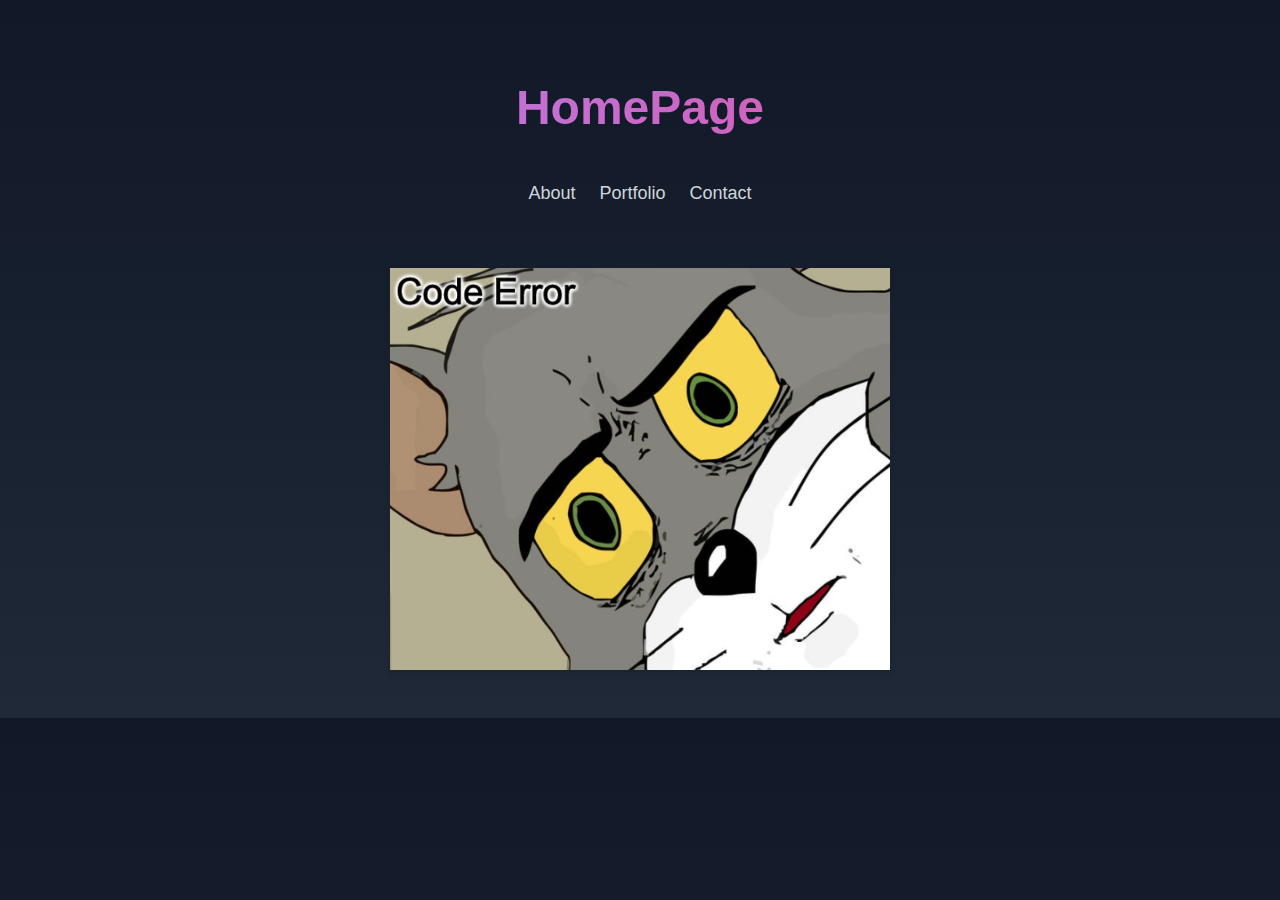
<file: index.html>
<!DOCTYPE html>
<html lang="en">
<head>
    <meta charset="UTF-8">
    <meta name="viewport" content="width=device-width, initial-scale=1.0">
    <title>HomePage</title>
<style>
body {
    font-family: 'Inter', sans-serif;
    background: linear-gradient(to bottom, #111827, #1f2937);
    color: white;
    margin: 0;
    padding: 0;
}

.container {
    max-width: 1152px;
    margin: 0 auto;
    padding: 3rem 1rem;
}

h1 {
    font-size: 3rem;
    font-weight: 800;
    text-align: center;
    margin-bottom: 3rem;
    background: linear-gradient(to right, #a78bfa, #ec4899);
    -webkit-background-clip: text;
    -webkit-text-fill-color: transparent;
}

nav {
    display: flex;
    justify-content: center;
    gap: 1.5rem;
    margin-bottom: 4rem;
}

nav a {
    font-size: 1.125rem;
    font-weight: 500;
    color: #d1d5db;
    text-decoration: none;
    transition: color 0.3s;
}

@media (min-width: 768px) {
    .grid {
        grid-template-columns: repeat(2, 1fr);
    }
}

.portrait {
    display: block;
    margin: 0 auto;
    max-width: 500px;
    height: auto;
    box-shadow: 0 4px 6px rgba(0, 0, 0, 0.1);
}
</style>
</head>

<body>
    <div class="container">
        <h1>HomePage</h1>
        <nav>
            <a href="pages/about.html">About</a>
            <a href="pages/portfolio.html">Portfolio</a>
            <a href="pages/contact.html">Contact</a>
        </nav>
        
        <section class="image">
            <img src="/Images/Xnip2025-01-21_14-29-24.jpg" alt="Meme portrait" class="portrait">
        </section>
    </div>
</body>
</html>
</file>
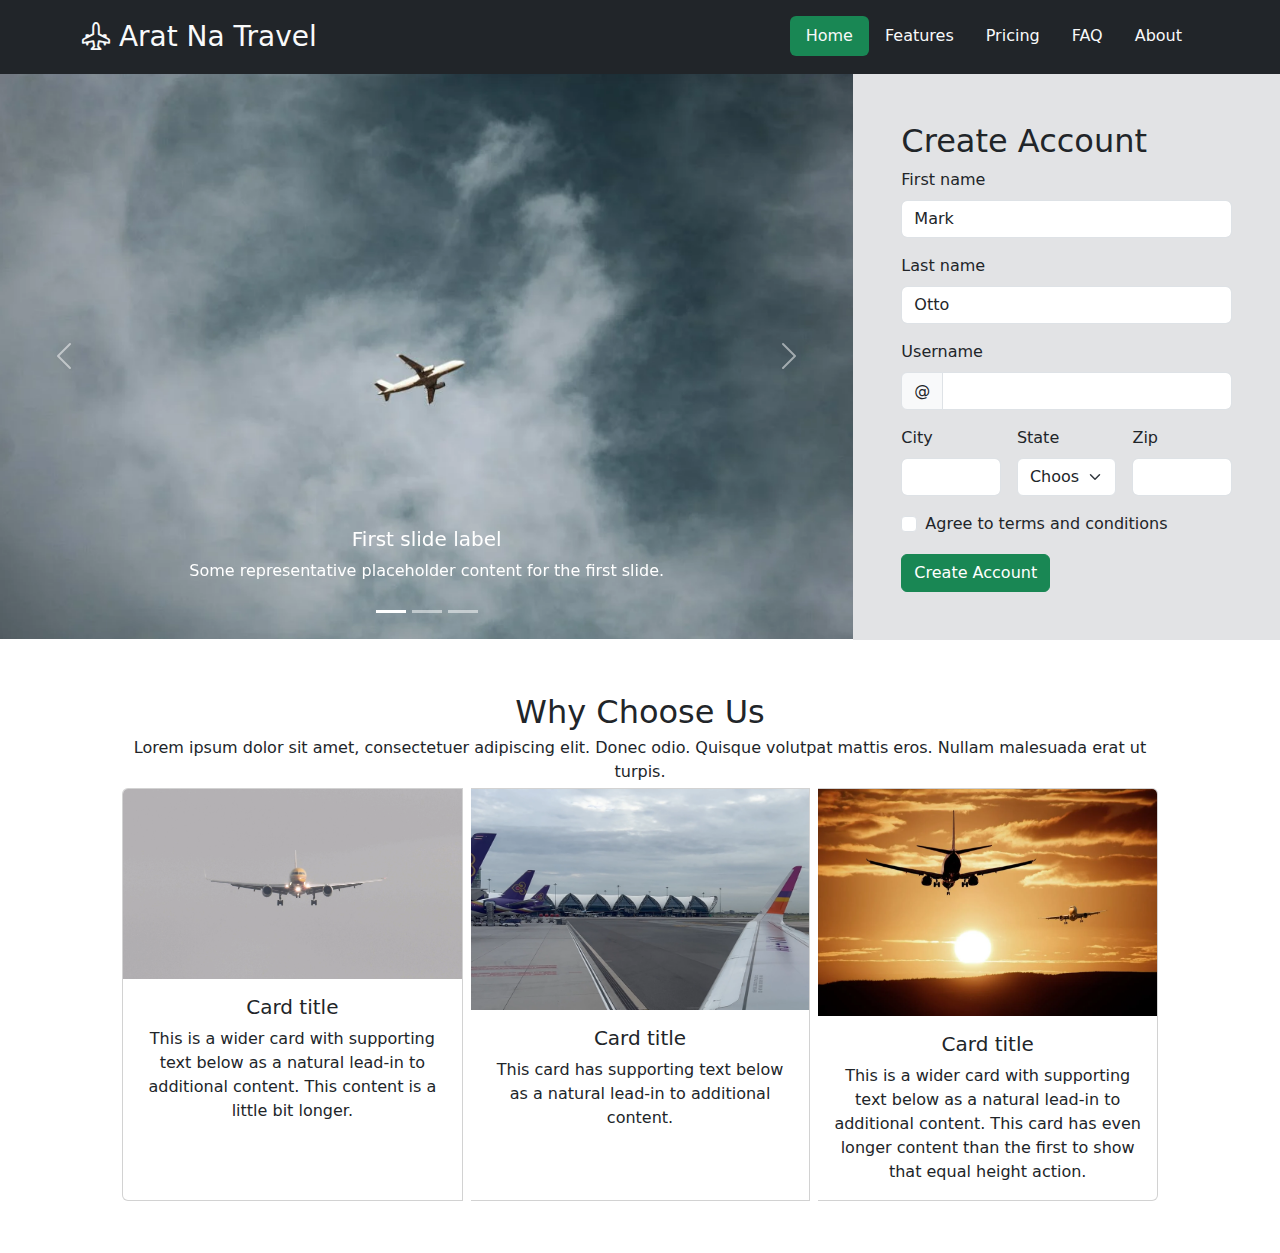
<file: awebdes-prelim-lab/index.html>
<!doctype html>
<html lang="en">
  <head>
    <meta charset="utf-8">
    <meta name="viewport" content="width=device-width, initial-scale=1">
    <title>Arat na Travel</title>
    <link href="https://cdn.jsdelivr.net/npm/bootstrap@5.3.3/dist/css/bootstrap.min.css" rel="stylesheet" integrity="sha384-QWTKZyjpPEjISv5WaRU9OFeRpok6YctnYmDr5pNlyT2bRjXh0JMhjY6hW+ALEwIH" crossorigin="anonymous">
    <link rel="stylesheet" href="https://cdn.jsdelivr.net/npm/bootstrap-icons@1.11.3/font/bootstrap-icons.min.css">
  </head>
  <body>
    
    <section class="bg-dark p-3">
       <div class="container d-flex justify-content-between">
            <a href="#" class="link-light text-decoration-none fs-3">
             <i class="bi bi-airplane-engines"></i> Arat Na Travel
            </a>

            <ul class="nav nav-pills">
                <li class="nav-item">
                  <a class="nav-link link-light text-bg-success active" aria-current="page" href="#">Home</a>
                </li>
                <li class="nav-item">
                  <a class="nav-link link-light" href="#">Features</a>
                </li>
                <li class="nav-item">
                  <a class="nav-link link-light" href="#">Pricing</a>
                </li>
                <li class="nav-item">
                    <a class="nav-link link-light" href="#">FAQ</a>
                </li>
                <li class="nav-item"></li>
                    <a class="nav-link link-light" href="#">About</a>
                </li>
              </ul> 
       </div>
    </section>

    <section class="banner">
        <div class="container-fluid p-0">
            <div class="row g-0">
                <div class="col-8">
                    <div id="carouselExampleCaptions" class="carousel slide">
                        <div class="carousel-indicators">
                          <button type="button" data-bs-target="#carouselExampleCaptions" data-bs-slide-to="0" class="active" aria-current="true" aria-label="Slide 1"></button>
                          <button type="button" data-bs-target="#carouselExampleCaptions" data-bs-slide-to="1" aria-label="Slide 2"></button>
                          <button type="button" data-bs-target="#carouselExampleCaptions" data-bs-slide-to="2" aria-label="Slide 3"></button>
                        </div>
                        <div class="carousel-inner">
                          <div class="carousel-item active">
                            <img src="images/Image1.png" class="d-block w-100" alt="...">
                            <div class="carousel-caption d-none d-md-block">
                              <h5>First slide label</h5>
                              <p>Some representative placeholder content for the first slide.</p>
                            </div>
                          </div>
                          <div class="carousel-item">
                            <img src="images/Image2.png" class="d-block w-100" alt="...">
                            <div class="carousel-caption d-none d-md-block">
                              <h5>Second slide label</h5>
                              <p>Some representative placeholder content for the second slide.</p>
                            </div>
                          </div>
                          <div class="carousel-item">
                            <img src="images/Image3.png" class="d-block w-100" alt="...">
                            <div class="carousel-caption d-none d-md-block">
                              <h5>Third slide label</h5>
                              <p>Some representative placeholder content for the third slide.</p>
                            </div>
                          </div>
                        </div>
                        <button class="carousel-control-prev" type="button" data-bs-target="#carouselExampleCaptions" data-bs-slide="prev">
                          <span class="carousel-control-prev-icon" aria-hidden="true"></span>
                          <span class="visually-hidden">Previous</span>
                        </button>
                        <button class="carousel-control-next" type="button" data-bs-target="#carouselExampleCaptions" data-bs-slide="next">
                          <span class="carousel-control-next-icon" aria-hidden="true"></span>
                          <span class="visually-hidden">Next</span>
                        </button>
                      </div>
                </div>
                <div class="col-4 p-5 bg-secondary-subtle">
                    <h2>Create Account</h2>
                    <form class="row g-3 needs-validation" novalidate>
                        <div class="col-4 col-12">
                          <label for="validationCustom01" class="form-label">First name</label>
                          <input type="text" class="form-control" id="validationCustom01" value="Mark" required>
                          <div class="valid-feedback">
                            Looks good!
                          </div>
                        </div>
                        <div class="col-4 col-12">
                          <label for="validationCustom02" class="form-label">Last name</label>
                          <input type="text" class="form-control" id="validationCustom02" value="Otto" required>
                          <div class="valid-feedback">
                            Looks good!
                          </div>
                        </div>
                        <div class="col-4 col-12">
                          <label for="validationCustomUsername" class="form-label">Username</label>
                          <div class="input-group has-validation">
                            <span class="input-group-text" id="inputGroupPrepend">@</span>
                            <input type="text" class="form-control" id="validationCustomUsername" aria-describedby="inputGroupPrepend" required>
                            <div class="invalid-feedback">
                              Please choose a username.
                            </div>
                          </div>
                        </div>
                        <div class="col-4">
                          <label for="validationCustom03" class="form-label">City</label>
                          <input type="text" class="form-control" id="validationCustom03" required>
                          <div class="invalid-feedback">
                            Please provide a valid city.
                          </div>
                        </div>
                        <div class="col-4">
                          <label for="validationCustom04" class="form-label">State</label>
                          <select class="form-select" id="validationCustom04" required>
                            <option selected disabled value="">Choose...</option>
                            <option>...</option>
                          </select>
                          <div class="invalid-feedback">
                            Please select a valid state.
                          </div>
                        </div>
                        <div class="col-4">
                          <label for="validationCustom05" class="form-label">Zip</label>
                          <input type="text" class="form-control" id="validationCustom05" required>
                          <div class="invalid-feedback">
                            Please provide a valid zip.
                          </div>
                        </div>
                        <div class="col-12">
                          <div class="form-check">
                            <input class="form-check-input" type="checkbox" value="" id="invalidCheck" required>
                            <label class="form-check-label" for="invalidCheck">
                              Agree to terms and conditions
                            </label>
                            <div class="invalid-feedback">
                              You must agree before submitting.
                            </div>
                          </div>
                        </div>
                        <div class="col-12">
                          <button class="btn btn-success" type="submit">Create Account</button>
                        </div>
                      </form>
                </div>
            </div>
        </div>
    </section>

    <section class="cards">
        <div class="container">
            <div class="row">
                <div class="text-center fs-2 p-5">Why Choose Us
                    <div class="text-center fs-6">Lorem ipsum dolor sit amet, consectetuer adipiscing elit. Donec odio. Quisque volutpat mattis eros. Nullam malesuada erat ut turpis.</div>
                    <div class="card-group">
                        <div class="card m-1">
                          <img src="images/Image4.png" class="card-img-top" alt="...">
                          <div class="card-body">
                            <h5 class="card-title">Card title</h5>
                            <p class="card-text fs-6">This is a wider card with supporting text below as a natural lead-in to additional content. This content is a little bit longer.</p>
                          </div>
                        </div>
                        <div class="card m-1">
                          <img src="images/Image5.png" class="card-img-top" alt="...">
                          <div class="card-body">
                            <h5 class="card-title">Card title</h5>
                            <p class="card-text fs-6">This card has supporting text below as a natural lead-in to additional content.</p>
                          </div>
                        </div>
                        <div class="card m-1">
                          <img src="images/Image6.png" class="card-img-top" alt="...">
                          <div class="card-body">
                            <h5 class="card-title">Card title</h5>
                            <p class="card-text fs-6">This is a wider card with supporting text below as a natural lead-in to additional content. This card has even longer content than the first to show that equal height action.</p>
                          </div>
                        </div>
                      </div>
            </div>
        </div>
    </section>

    <script src="https://cdn.jsdelivr.net/npm/bootstrap@5.3.3/dist/js/bootstrap.bundle.min.js" integrity="sha384-YvpcrYf0tY3lHB60NNkmXc5s9fDVZLESaAA55NDzOxhy9GkcIdslK1eN7N6jIeHz" crossorigin="anonymous"></script>
  </body>
</html>
</file>
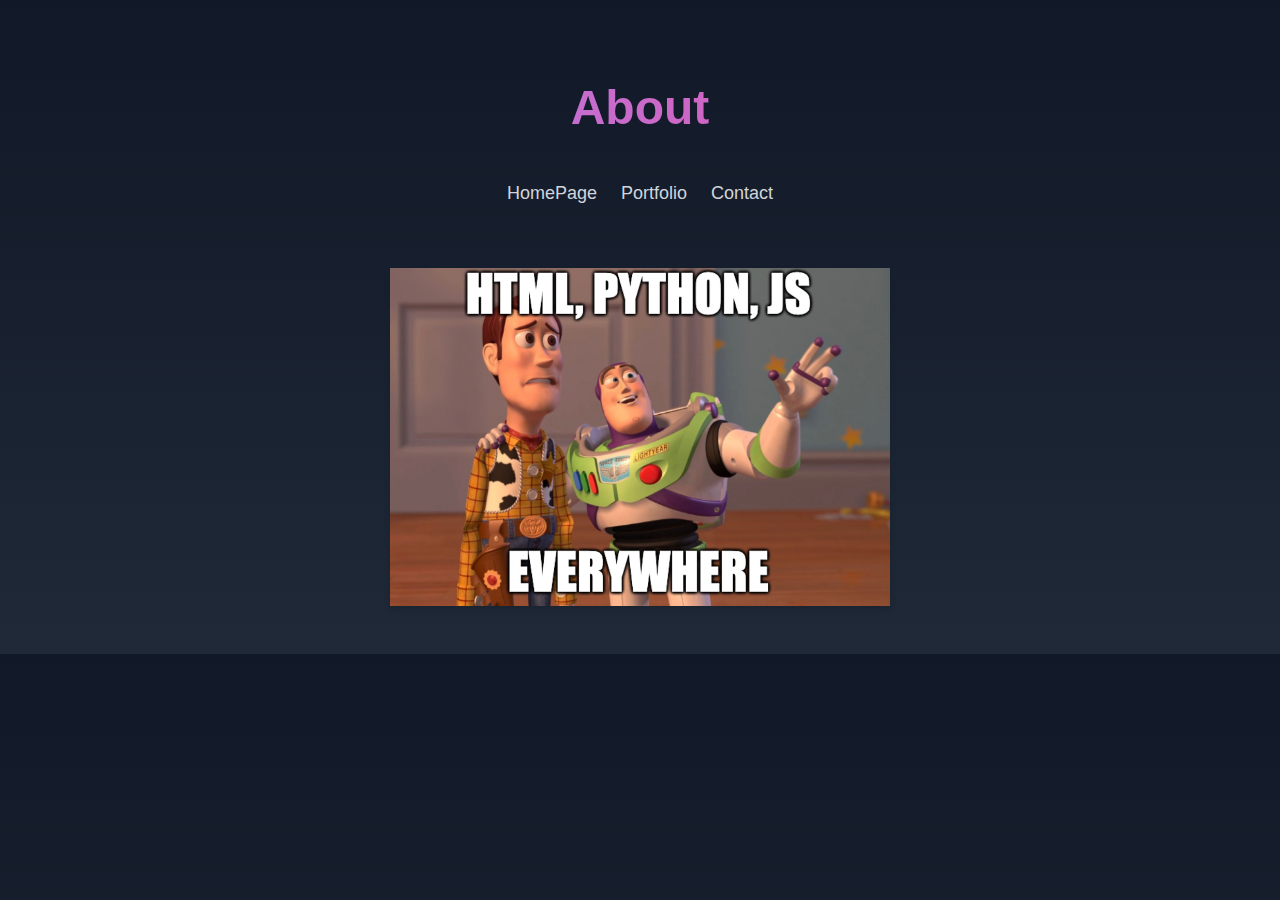
<file: pages/about.html>
<!DOCTYPE html>
<html lang="en">
<head>
    <meta charset="UTF-8">
    <meta name="viewport" content="width=device-width, initial-scale=1.0">
    <title>About</title>
<style>
body {
    font-family: 'Inter', sans-serif;
    background: linear-gradient(to bottom, #111827, #1f2937);
    color: white;
    margin: 0;
    padding: 0;
}

.container {
    max-width: 1152px;
    margin: 0 auto;
    padding: 3rem 1rem;
}

h1 {
    font-size: 3rem;
    font-weight: 800;
    text-align: center;
    margin-bottom: 3rem;
    background: linear-gradient(to right, #a78bfa, #ec4899);
    -webkit-background-clip: text;
    -webkit-text-fill-color: transparent;
}

nav {
    display: flex;
    justify-content: center;
    gap: 1.5rem;
    margin-bottom: 4rem;
}

nav a {
    font-size: 1.125rem;
    font-weight: 500;
    color: #d1d5db;
    text-decoration: none;
    transition: color 0.3s;
}

@media (min-width: 768px) {
    .grid {
        grid-template-columns: repeat(2, 1fr);
    }
}

.portrait {
    display: block;
    margin: 0 auto;
    max-width: 500px;
    height: auto;
    box-shadow: 0 4px 6px rgba(0, 0, 0, 0.1);
}
</style>
</head>

<body>
    <div class="container">
        <h1>About</h1>
        <nav>
            <a href="../index.html">HomePage</a>
            <a href="/pages/portfolio.html">Portfolio</a>
            <a href="/pages/contact.html">Contact</a>
        </nav>
        
        <section class="image">
            <img src="/Images/Xnip2025-01-21_14-27-35.jpg" alt="Meme portrait" class="portrait">
        </section>
    </div>
</body>
</html>
</file>
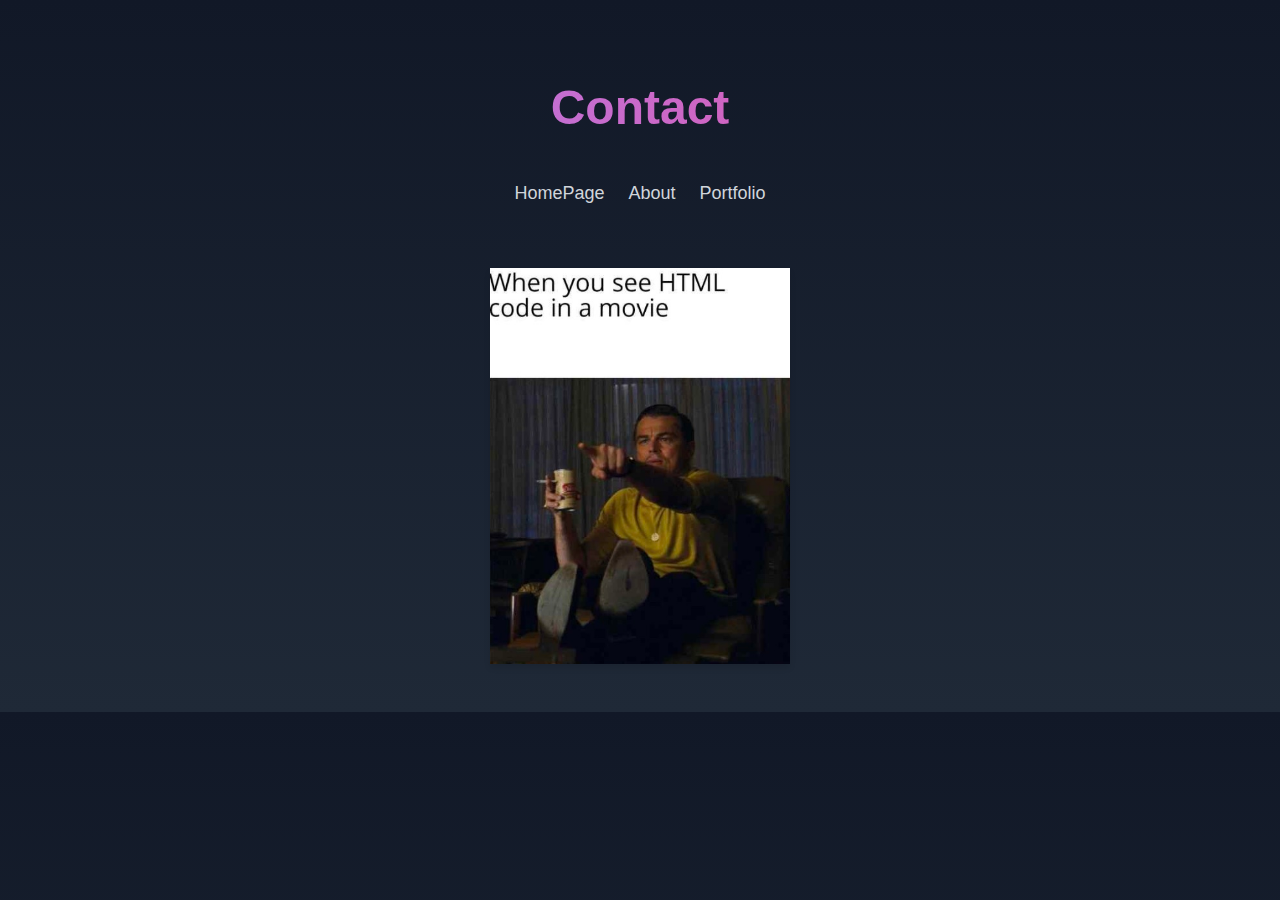
<file: pages/contact.html>
<!DOCTYPE html>
<html lang="en">
<head>
    <meta charset="UTF-8">
    <meta name="viewport" content="width=device-width, initial-scale=1.0">
    <title>Contact</title>
<style>
body {
    font-family: 'Inter', sans-serif;
    background: linear-gradient(to bottom, #111827, #1f2937);
    color: white;
    margin: 0;
    padding: 0;
}

.container {
    max-width: 1152px;
    margin: 0 auto;
    padding: 3rem 1rem;
}

h1 {
    font-size: 3rem;
    font-weight: 800;
    text-align: center;
    margin-bottom: 3rem;
    background: linear-gradient(to right, #a78bfa, #ec4899);
    -webkit-background-clip: text;
    -webkit-text-fill-color: transparent;
}

nav {
    display: flex;
    justify-content: center;
    gap: 1.5rem;
    margin-bottom: 4rem;
}

nav a {
    font-size: 1.125rem;
    font-weight: 500;
    color: #d1d5db;
    text-decoration: none;
    transition: color 0.3s;
}

@media (min-width: 768px) {
    .grid {
        grid-template-columns: repeat(2, 1fr);
    }
}

.portrait {
    display: block;
    margin: 0 auto;
    max-width: 300px;
    height: auto;
    box-shadow: 0 4px 6px rgba(0, 0, 0, 0.1);
}
</style>
</head>

<body>
    <div class="container">
        <h1>Contact</h1>
        <nav>
            <a href="../index.html">HomePage</a>
            <a href="/pages/about.html">About</a>
            <a href="/pages/portfolio.html">Portfolio</a>
        </nav>
        
        <section class="image">
            <img src="/Images/Xnip2025-01-21_14-25-18.jpg" alt="Meme portrait" class="portrait">
        </section>
    </div>
</body>
</html>
</file>
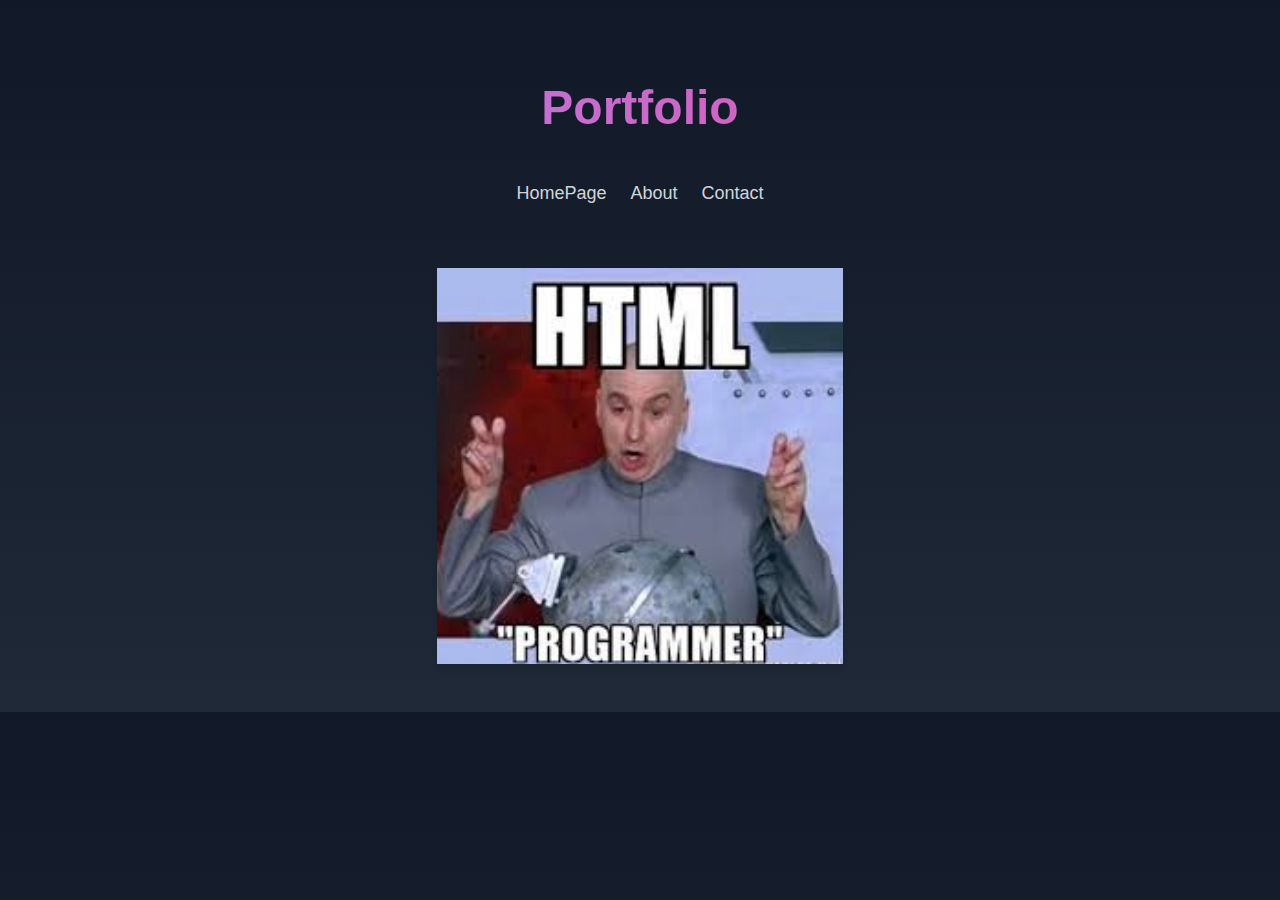
<file: pages/portfolio.html>
<!DOCTYPE html>
<html lang="en">
<head>
    <meta charset="UTF-8">
    <meta name="viewport" content="width=device-width, initial-scale=1.0">
    <title>Portfolio</title>
<style>
body {
    font-family: 'Inter', sans-serif;
    background: linear-gradient(to bottom, #111827, #1f2937);
    color: white;
    margin: 0;
    padding: 0;
}

.container {
    max-width: 1152px;
    margin: 0 auto;
    padding: 3rem 1rem;
}

h1 {
    font-size: 3rem;
    font-weight: 800;
    text-align: center;
    margin-bottom: 3rem;
    background: linear-gradient(to right, #a78bfa, #ec4899);
    -webkit-background-clip: text;
    -webkit-text-fill-color: transparent;
}

nav {
    display: flex;
    justify-content: center;
    gap: 1.5rem;
    margin-bottom: 4rem;
}

nav a {
    font-size: 1.125rem;
    font-weight: 500;
    color: #d1d5db;
    text-decoration: none;
    transition: color 0.3s;
}

@media (min-width: 768px) {
    .grid {
        grid-template-columns: repeat(2, 1fr);
    }
}

.portrait {
    display: block;
    margin: 0 auto;
    max-width: 500px;
    height: auto;
    box-shadow: 0 4px 6px rgba(0, 0, 0, 0.1);
}
</style>
</head>

<body>
    <div class="container">
        <h1>Portfolio</h1>
        <nav>
            <a href="../index.html">HomePage</a>
            <a href="/pages/about.html">About</a>
            <a href="/pages/contact.html">Contact</a>
        </nav>
        
        <section class="image">
            <img src="/Images/Xnip2025-01-21_14-24-14.jpg" alt="Meme portrait" class="portrait">
        </section>
    </div>
</body>
</html>
</file>
